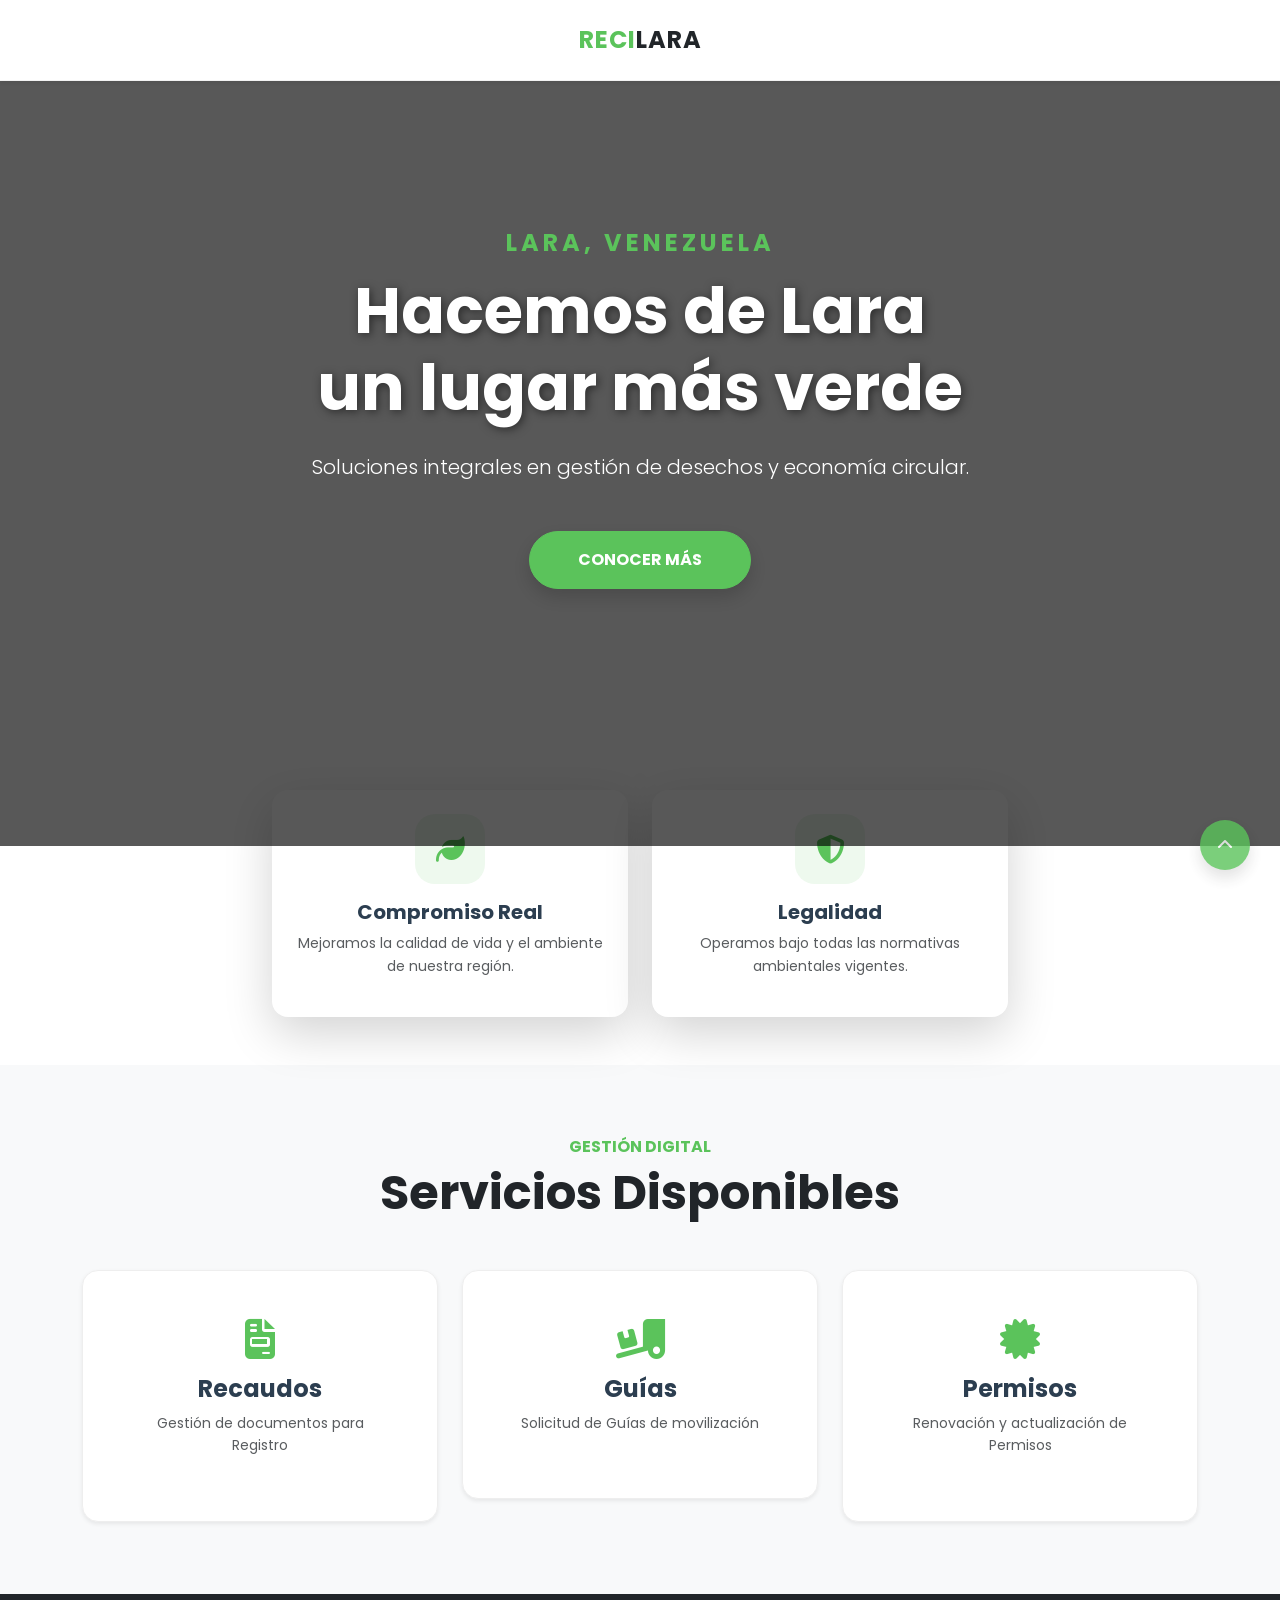
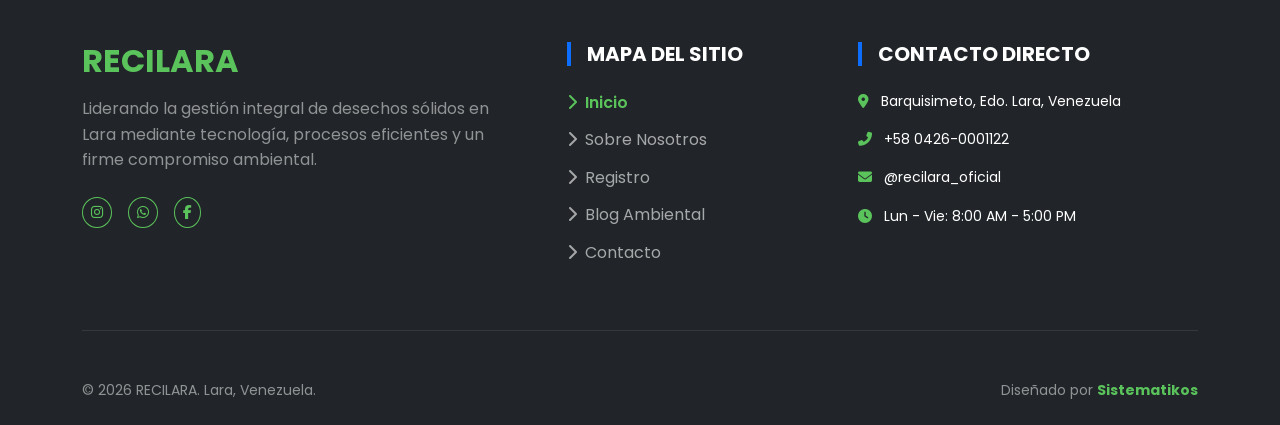
<file: index.html>
<!DOCTYPE html><html lang="es"><head><meta charset="UTF-8"><meta name="viewport" content="width=device-width,initial-scale=1,maximum-scale=1,user-scalable=no"><title>RECILARA | Gestión Ambiental</title><meta name="theme-color" content="#5BC35B"><link rel="icon" href="img/favicon.ico"><link href="https://fonts.googleapis.com/css2?family=Poppins:wght@300;400;600;700;800&display=swap" rel="stylesheet"><link href="https://cdn.jsdelivr.net/npm/bootstrap@5.3.2/dist/css/bootstrap.min.css" rel="stylesheet"><link rel="stylesheet" href="https://cdnjs.cloudflare.com/ajax/libs/font-awesome/6.4.2/css/all.min.css"><link href="https://unpkg.com/aos@2.3.1/dist/aos.css" rel="stylesheet"><link rel="stylesheet" href="css/style.css"><style>body{-webkit-user-select:none;-moz-user-select:none;-ms-user-select:none;user-select:none}img{pointer-events:none;--webkit-user-drag:none}</style></head><body oncontextmenu="return false" onselectstart="return false" ondragstart="return false"><nav class="navbar navbar-light sticky-top shadow-sm py-3" id="appNavbar"><div class="container justify-content-center"><a class="navbar-brand fw-bold m-0" href="index.html"><span class="text-primary">RECI</span><span class="text-dark">LARA</span></a></div></nav><header id="heroCarousel" class="carousel slide carousel-fade" data-bs-ride="carousel"><div class="carousel-inner"><div class="carousel-item active" style="background-image:linear-gradient(rgba(0,0,0,.5),rgba(0,0,0,.5)),url(https://images.unsplash.com/photo-1532996122724-e3c354a0b15b?q=80&w=2070&auto=format&fit=crop)"><div class="carousel-caption d-flex h-100 align-items-center justify-content-center"><div class="text-center" data-aos="zoom-in"><h4 class="text-uppercase text-primary fw-bold mb-3" style="letter-spacing:4px">Lara, Venezuela</h4><h1 class="display-3 fw-bold mb-4 text-white">Hacemos de Lara <br>un lugar más verde</h1><p class="lead text-white mb-5 d-none d-md-block">Soluciones integrales en gestión de desechos y economía circular.</p><a href="#servicios" class="btn btn-primary rounded-pill px-5 py-3 fw-bold shadow">CONOCER MÁS</a></div></div></div><div class="carousel-item" style="background-image:linear-gradient(rgba(0,0,0,.5),rgba(0,0,0,.5)),url(https://images.unsplash.com/photo-1542601906990-b4d3fb778b09?q=80&w=2013&auto=format&fit=crop)"><div class="carousel-caption d-flex h-100 align-items-center justify-content-center"><div class="text-center"><h4 class="text-uppercase text-primary fw-bold mb-3" style="letter-spacing:4px">Economía Circular</h4><h1 class="display-3 fw-bold mb-4 text-white">Tu aliado en <br>Sostenibilidad Ambiental</h1><a href="#servicios" class="btn btn-outline-light rounded-pill px-5 py-3 fw-bold">NUESTROS SERVICIOS</a></div></div></div></div></header><section class="container mt-n5 position-relative z-index-2 pb-5"><div class="row g-4 justify-content-center"><div class="col-lg-4 col-md-6" data-aos="fade-up"><div class="feature-card shadow-lg p-4 bg-white rounded-4 text-center border-bottom border-primary border-4"><div class="icon-box mb-3 mx-auto"><i class="fa fa-leaf"></i></div><h5 class="fw-bold">Compromiso Real</h5><p class="text-muted small">Mejoramos la calidad de vida y el ambiente de nuestra región.</p></div></div><div class="col-lg-4 col-md-6" data-aos="fade-up" data-aos-delay="200"><div class="feature-card shadow-lg p-4 bg-white rounded-4 text-center border-bottom border-primary border-4"><div class="icon-box mb-3 mx-auto"><i class="fa fa-shield-alt"></i></div><h5 class="fw-bold">Legalidad</h5><p class="text-muted small">Operamos bajo todas las normativas ambientales vigentes.</p></div></div></div></section><section id="servicios" class="py-5 bg-light"><div class="container py-4"><div class="text-center mb-5"><h6 class="text-primary fw-bold text-uppercase">Gestión Digital</h6><h2 class="display-5 fw-bold text-dark">Servicios Disponibles</h2></div><div class="row g-4 text-center"><div class="col-lg-4 col-md-6" data-aos="flip-left"><div class="service-box p-5 bg-white rounded-4 shadow-sm border"><i class="fa fa-file-invoice fs-1 text-primary mb-3"></i><h4 class="fw-bold">Recaudos</h4><p class="text-muted small">Gestión de documentos para Registro</p><a href="registro.html" class="stretched-link"></a></div></div><div class="col-lg-4 col-md-6" data-aos="flip-left" data-aos-delay="100"><div class="service-box p-5 bg-white rounded-4 shadow-sm border"><i class="fa fa-truck-loading fs-1 text-primary mb-3"></i><h4 class="fw-bold">Guías</h4><p class="text-muted small">Solicitud de Guías de movilización</p><a href="package.html" class="stretched-link"></a></div></div><div class="col-lg-4 col-md-6" data-aos="flip-left" data-aos-delay="200"><div class="service-box p-5 bg-white rounded-4 shadow-sm border"><i class="fa fa-certificate fs-1 text-primary mb-3"></i><h4 class="fw-bold">Permisos</h4><p class="text-muted small">Renovación y actualización de Permisos</p><a href="registro.html" class="stretched-link"></a></div></div></div></div></section><footer class="bg-dark text-white pt-5 pb-4"><div class="container"><div class="row g-5"><div class="col-lg-5"><h2 class="text-primary fw-bold mb-3">RECILARA</h2><p class="text-white-50">Liderando la gestión integral de desechos sólidos en Lara mediante tecnología, procesos eficientes y un firme compromiso ambiental.</p><div class="d-flex gap-3 mt-4"><a href="#" class="btn btn-outline-primary btn-sm rounded-circle"><i class="fab fa-instagram"></i></a> <a href="#" class="btn btn-outline-primary btn-sm rounded-circle"><i class="fab fa-whatsapp"></i></a> <a href="#" class="btn btn-outline-primary btn-sm rounded-circle"><i class="fab fa-facebook-f"></i></a></div></div><div class="col-lg-3"><h5 class="text-uppercase fw-bold mb-4 ps-3 border-start border-primary border-4">Mapa del Sitio</h5><ul class="list-unstyled footer-links"><li><a href="index.html" class="nav-active"><i class="fa fa-chevron-right me-2"></i>Inicio</a></li><li><a href="about.html"><i class="fa fa-chevron-right me-2"></i>Sobre Nosotros</a></li><li><a href="registro.html"><i class="fa fa-chevron-right me-2"></i>Registro</a></li><li><a href="blog.html"><i class="fa fa-chevron-right me-2"></i>Blog Ambiental</a></li><li><a href="contact.html"><i class="fa fa-chevron-right me-2"></i>Contacto</a></li></ul></div><div class="col-lg-4"><h5 class="text-uppercase fw-bold mb-4 ps-3 border-start border-primary border-4">Contacto Directo</h5><div class="contact-info"><p class="small mb-3"><i class="fa fa-map-marker-alt text-primary me-2"></i> Barquisimeto, Edo. Lara, Venezuela</p><p class="small mb-3"><i class="fa fa-phone-alt text-primary me-2"></i> +58 0426-0001122</p><p class="small mb-3"><i class="fa fa-envelope text-primary me-2"></i> @recilara_oficial</p><p class="small mb-0"><i class="fa fa-clock text-primary me-2"></i> Lun - Vie: 8:00 AM - 5:00 PM</p></div></div></div><hr class="my-5 border-secondary"><div class="row small text-white-50"><div class="col-md-6 text-center text-md-start"><p class="mb-0">&copy; 2026 RECILARA. Lara, Venezuela.</p></div><div class="col-md-6 text-center text-md-end"><p class="mb-0">Diseñado por <span class="text-primary fw-bold">Sistematikos</span></p></div></div></div></footer><a href="#" class="back-to-top shadow"><i class="fa fa-chevron-up"></i></a><script src="https://cdn.jsdelivr.net/npm/bootstrap@5.3.2/dist/js/bootstrap.bundle.min.js"></script><script src="https://unpkg.com/aos@2.3.1/dist/aos.js"></script><script>(function(){AOS.init({duration:1000,once:true});window.addEventListener('scroll',function(){var n=document.getElementById('appNavbar');if(window.scrollY>50){n.classList.add('bg-white')}else{n.classList.remove('bg-white')}});document.addEventListener('keydown',function(e){if(e.keyCode==123||(e.ctrlKey&&e.shiftKey&&(e.keyCode==73||e.keyCode==74))||(e.ctrlKey&&e.keyCode==85)){e.preventDefault();return false}})})()</script></body></html>
</file>
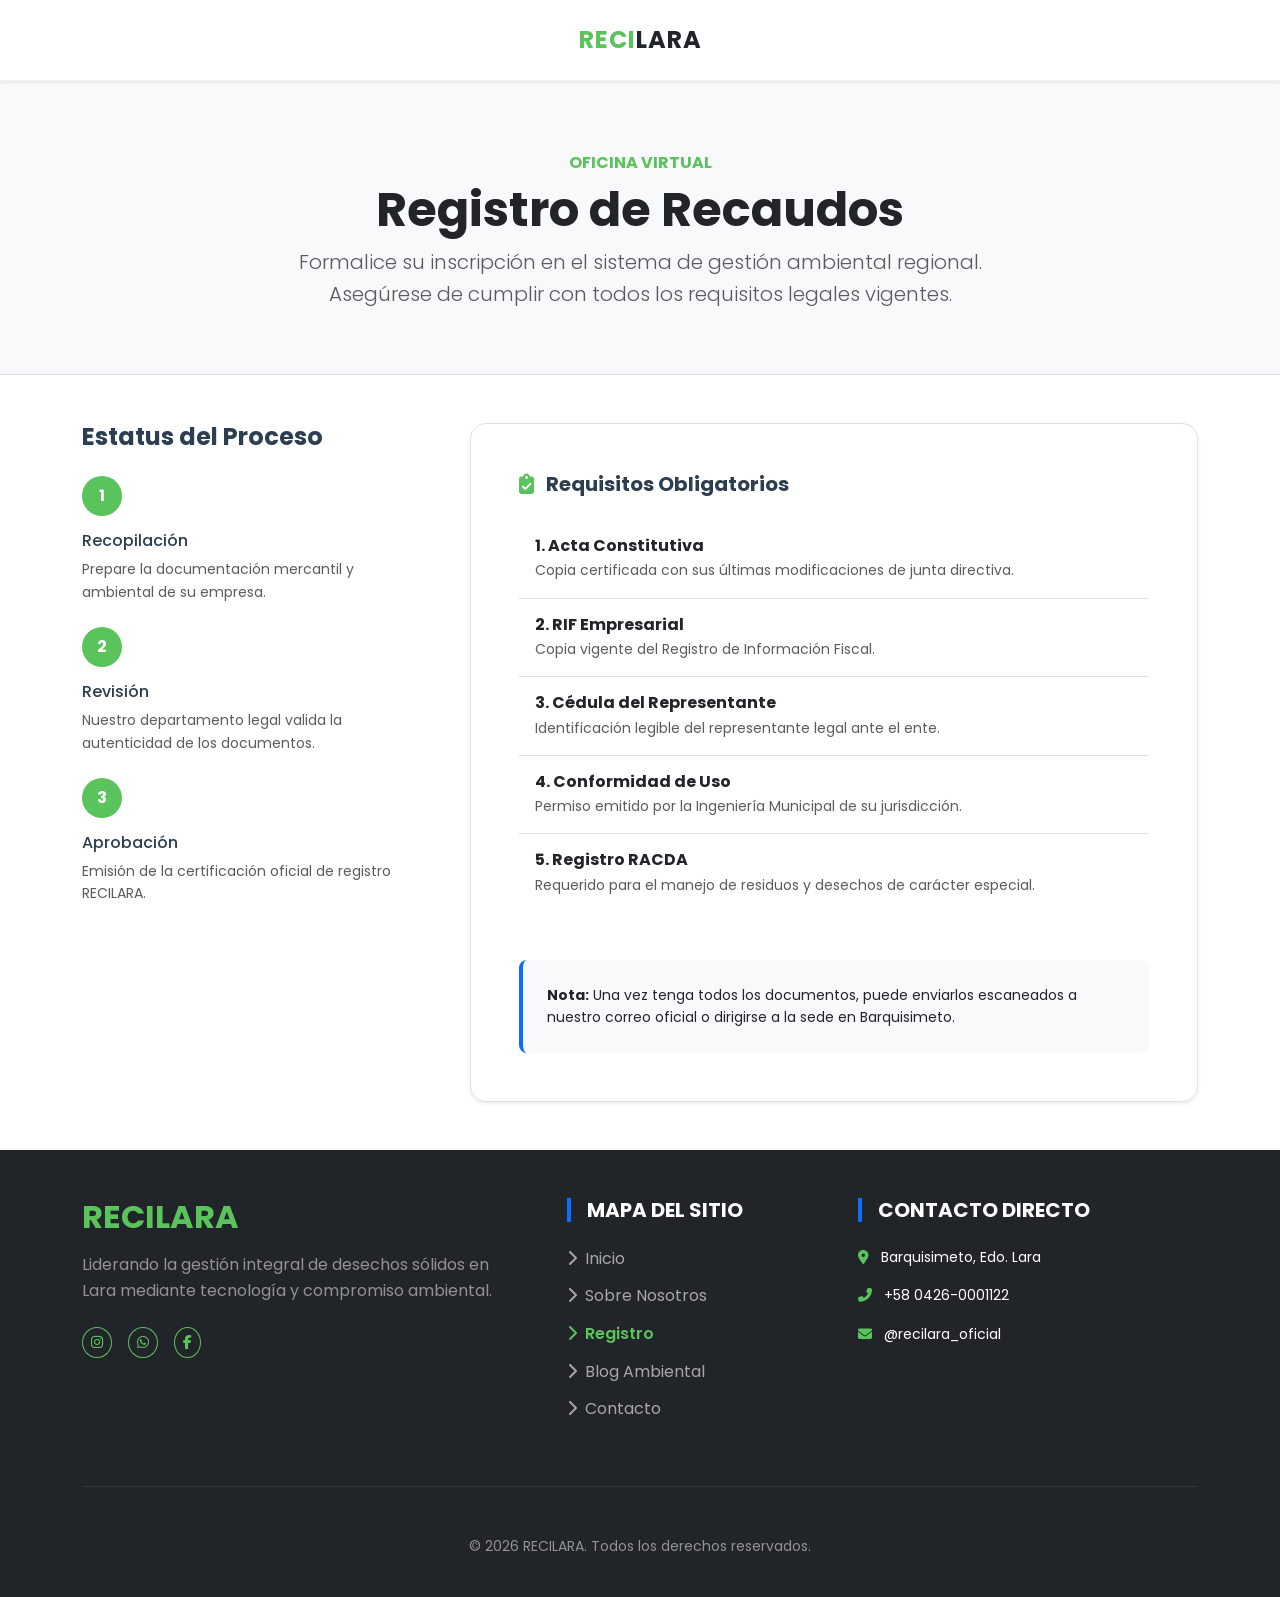
<file: registro.html>
<!DOCTYPE html><html lang="es"><head><meta charset="UTF-8"><meta name="viewport" content="width=device-width,initial-scale=1,maximum-scale=1,user-scalable=no"><title>Registro de Recaudos | RECILARA</title><meta name="theme-color" content="#5BC35B"><link rel="icon" href="img/favicon.ico"><link href="https://fonts.googleapis.com/css2?family=Poppins:wght@300;400;600;700;800&display=swap" rel="stylesheet"><link href="https://cdn.jsdelivr.net/npm/bootstrap@5.3.2/dist/css/bootstrap.min.css" rel="stylesheet"><link rel="stylesheet" href="https://cdnjs.cloudflare.com/ajax/libs/font-awesome/6.4.2/css/all.min.css"><link href="https://unpkg.com/aos@2.3.1/dist/aos.css" rel="stylesheet"><link rel="stylesheet" href="css/style.css"><style>body{-webkit-user-select:none;-moz-user-select:none;-ms-user-select:none;user-select:none}img{pointer-events:none;--webkit-user-drag:none}.step-number{width:40px;height:40px;background:var(--primary);color:#fff;border-radius:50%;display:flex;align-items:center;justify-content:center;font-weight:700;margin-bottom:15px}.doc-item{transition:all .3s ease;border-left:4px solid transparent}.doc-item:hover{border-left:4px solid var(--primary);background:#f8fdf8!important}</style></head><body oncontextmenu="return false" onselectstart="return false" ondragstart="return false"><nav class="navbar navbar-light sticky-top shadow-sm py-3 bg-white" id="appNavbar"><div class="container justify-content-center"><a class="navbar-brand fw-bold m-0" href="index.html"><span class="text-primary">RECI</span><span class="text-dark">LARA</span></a></div></nav><header class="py-5 bg-light border-bottom"><div class="container pt-4 text-center"><h6 class="text-primary fw-bold text-uppercase" data-aos="fade-up">Oficina Virtual</h6><h1 class="display-5 fw-bold text-dark" data-aos="fade-up" data-aos-delay="100">Registro de Recaudos</h1><p class="lead text-muted mx-auto" style="max-width:700px" data-aos="fade-up" data-aos-delay="200">Formalice su inscripción en el sistema de gestión ambiental regional. Asegúrese de cumplir con todos los requisitos legales vigentes.</p></div></header><section class="py-5"><div class="container"><div class="row g-5"><div class="col-lg-4" data-aos="fade-right"><div class="sticky-top" style="top:100px"><h4 class="fw-bold mb-4">Estatus del Proceso</h4><div class="mb-4"><div class="step-number">1</div><h6>Recopilación</h6><p class="small text-muted">Prepare la documentación mercantil y ambiental de su empresa.</p></div><div class="mb-4"><div class="step-number">2</div><h6>Revisión</h6><p class="small text-muted">Nuestro departamento legal valida la autenticidad de los documentos.</p></div><div class="mb-4"><div class="step-number">3</div><h6>Aprobación</h6><p class="small text-muted">Emisión de la certificación oficial de registro RECILARA.</p></div></div></div><div class="col-lg-8" data-aos="fade-left"><div class="bg-white p-4 p-md-5 shadow-sm rounded-4 border"><h5 class="fw-bold mb-4"><i class="fa fa-clipboard-check text-primary me-2"></i> Requisitos Obligatorios</h5><div class="list-group list-group-flush"><div class="list-group-item doc-item py-3 bg-transparent"><h6 class="mb-1 fw-bold">1. Acta Constitutiva</h6><p class="mb-0 small text-muted">Copia certificada con sus últimas modificaciones de junta directiva.</p></div><div class="list-group-item doc-item py-3 bg-transparent"><h6 class="mb-1 fw-bold">2. RIF Empresarial</h6><p class="mb-0 small text-muted">Copia vigente del Registro de Información Fiscal.</p></div><div class="list-group-item doc-item py-3 bg-transparent"><h6 class="mb-1 fw-bold">3. Cédula del Representante</h6><p class="mb-0 small text-muted">Identificación legible del representante legal ante el ente.</p></div><div class="list-group-item doc-item py-3 bg-transparent"><h6 class="mb-1 fw-bold">4. Conformidad de Uso</h6><p class="mb-0 small text-muted">Permiso emitido por la Ingeniería Municipal de su jurisdicción.</p></div><div class="list-group-item doc-item py-3 bg-transparent"><h6 class="mb-1 fw-bold">5. Registro RACDA</h6><p class="mb-0 small text-muted">Requerido para el manejo de residuos y desechos de carácter especial.</p></div></div><div class="mt-5 p-4 bg-light rounded-3 border-start border-primary border-4"><p class="mb-0 small text-dark"><strong>Nota:</strong> Una vez tenga todos los documentos, puede enviarlos escaneados a nuestro correo oficial o dirigirse a la sede en Barquisimeto.</p></div></div></div></div></div></section><footer class="bg-dark text-white pt-5 pb-4"><div class="container"><div class="row g-5"><div class="col-lg-5"><h2 class="text-primary fw-bold mb-3">RECILARA</h2><p class="text-white-50">Liderando la gestión integral de desechos sólidos en Lara mediante tecnología y compromiso ambiental.</p><div class="d-flex gap-3 mt-4"><a href="#" class="btn btn-outline-primary btn-sm rounded-circle"><i class="fab fa-instagram"></i></a> <a href="#" class="btn btn-outline-primary btn-sm rounded-circle"><i class="fab fa-whatsapp"></i></a> <a href="#" class="btn btn-outline-primary btn-sm rounded-circle"><i class="fab fa-facebook-f"></i></a></div></div><div class="col-lg-3"><h5 class="text-uppercase fw-bold mb-4 ps-3 border-start border-primary border-4">Mapa del Sitio</h5><ul class="list-unstyled footer-links"><li><a href="index.html"><i class="fa fa-chevron-right me-2"></i>Inicio</a></li><li><a href="about.html"><i class="fa fa-chevron-right me-2"></i>Sobre Nosotros</a></li><li><a href="registro.html" class="nav-active"><i class="fa fa-chevron-right me-2"></i>Registro</a></li><li><a href="blog.html"><i class="fa fa-chevron-right me-2"></i>Blog Ambiental</a></li><li><a href="contact.html"><i class="fa fa-chevron-right me-2"></i>Contacto</a></li></ul></div><div class="col-lg-4"><h5 class="text-uppercase fw-bold mb-4 ps-3 border-start border-primary border-4">Contacto Directo</h5><div class="contact-info"><p class="small mb-3"><i class="fa fa-map-marker-alt text-primary me-2"></i> Barquisimeto, Edo. Lara</p><p class="small mb-3"><i class="fa fa-phone-alt text-primary me-2"></i> +58 0426-0001122</p><p class="small mb-3"><i class="fa fa-envelope text-primary me-2"></i> @recilara_oficial</p></div></div></div><hr class="my-5 border-secondary"><div class="text-center small text-white-50"><p>&copy; 2026 RECILARA. Todos los derechos reservados.</p></div></div></footer><script src="https://cdn.jsdelivr.net/npm/bootstrap@5.3.2/dist/js/bootstrap.bundle.min.js"></script><script src="https://unpkg.com/aos@2.3.1/dist/aos.js"></script><script>(function(){AOS.init({duration:1000,once:true});document.addEventListener('keydown',function(e){if(e.keyCode==123||(e.ctrlKey&&e.shiftKey&&(e.keyCode==73||e.keyCode==74))||(e.ctrlKey&&e.keyCode==85)){e.preventDefault();return false;}})})()</script></body></html>
</file>
<file: css/style.css>
/* PROYECTO: RECILARA - Gestión Ambiental
   PALETA DE COLORES: Verdes Ecológicos y Grises Profesionales
*/

:root {
    --primary: #5BC35B;       /* Verde RECILARA Principal */
    --primary-dark: #4aad4a;   /* Verde para Hovers */
    --primary-light: #eef9ee;  /* Verde muy claro para fondos de iconos */
    --dark-bg: #1e2b3e;        /* Azul muy oscuro (casi negro) para contraste en Footer */
    --text-dark: #2c3e50;      /* Gris oscuro para títulos */
    --text-muted: #6c757d;     /* Gris para descripciones */
    --glass: rgba(255, 255, 255, 0.95);
}

body {
    font-family: 'Poppins', sans-serif;
    background-color: #ffffff;
    color: var(--text-dark);
    line-height: 1.6;
}

/* --- NAVBAR MINIMALISTA --- */
#appNavbar {
    background: var(--glass);
    backdrop-filter: blur(10px);
    transition: all 0.3s ease;
    border-bottom: 1px solid rgba(0,0,0,0.05);
}

.navbar-brand {
    font-size: 1.5rem;
    letter-spacing: 1px;
}

.text-primary { color: var(--primary) !important; }

/* --- BANNER PRINCIPAL (HERO) --- */
.carousel-item {
    height: 85vh;
    background-size: cover;
    background-position: center;
    position: relative;
}

/* Capa de contraste para asegurar legibilidad */
.carousel-item::before {
    content: "";
    position: absolute;
    top: 0;
    left: 0;
    width: 100%;
    height: 100%;
    background: rgba(0, 0, 0, 0.3); /* Oscurece un poco la imagen */
}

.carousel-caption {
    z-index: 2;
    padding-bottom: 10vh;
}

.carousel-caption h1 {
    text-shadow: 2px 2px 10px rgba(0,0,0,0.5);
    font-weight: 800;
}

/* --- SECCIÓN DE VALOR (CARDS FLOTANTES) --- */
.mt-n5 {
    margin-top: -5rem !important; /* Hace que las cards suban sobre el banner */
}

.feature-card {
    transition: all 0.4s cubic-bezier(0.165, 0.84, 0.44, 1);
    border: none !important;
}

.feature-card:hover {
    transform: translateY(-10px);
    box-shadow: 0 15px 30px rgba(0,0,0,0.1) !important;
}

.icon-box {
    width: 70px;
    height: 70px;
    background: var(--primary-light);
    color: var(--primary);
    display: flex;
    align-items: center;
    justify-content: center;
    border-radius: 20px;
    font-size: 1.8rem;
    transition: 0.3s;
}

.feature-card:hover .icon-box {
    background: var(--primary);
    color: #fff;
}

/* --- SERVICIOS --- */
.service-box {
    transition: all 0.3s ease;
    border: 1px solid #eee !important;
    position: relative;
    overflow: hidden;
    z-index: 1;
}

.service-box i {
    transition: all 0.3s ease;
}

.service-box:hover {
    background: var(--primary) !important;
    border-color: var(--primary) !important;
    transform: scale(1.02);
}

.service-box:hover h4, 
.service-box:hover p, 
.service-box:hover i {
    color: #ffffff !important;
}

/* --- BOTONES --- */
.btn-primary {
    background-color: var(--primary) !important;
    border-color: var(--primary) !important;
    padding: 12px 30px;
    transition: all 0.3s ease;
}

.btn-primary:hover {
    background-color: var(--primary-dark) !important;
    transform: translateY(-2px);
    box-shadow: 0 8px 15px rgba(91, 195, 91, 0.3);
}

.btn-outline-light:hover {
    background-color: var(--primary);
    border-color: var(--primary);
}

/* --- FOOTER --- */
footer {
    background-color: var(--dark-bg) !important;
}

.footer-links li {
    margin-bottom: 12px;
}

.footer-links a {
    color: rgba(255, 255, 255, 0.6);
    text-decoration: none;
    transition: all 0.3s ease;
    display: inline-block;
}

.footer-links a:hover {
    color: var(--primary);
    padding-left: 10px;
}

.nav-active {
    color: var(--primary) !important;
    font-weight: 600;
}

.btn-outline-primary {
    color: var(--primary);
    border-color: var(--primary);
}

.btn-outline-primary:hover {
    background-color: var(--primary);
    color: #fff;
}

/* --- BACK TO TOP --- */
.back-to-top {
    position: fixed;
    bottom: 30px;
    right: 30px;
    width: 50px;
    height: 50px;
    background: var(--primary);
    color: white;
    border-radius: 50%;
    display: flex;
    align-items: center;
    justify-content: center;
    z-index: 999;
    text-decoration: none;
    transition: all 0.3s ease;
    opacity: 0.8;
}

.back-to-top:hover {
    opacity: 1;
    transform: scale(1.1);
    color: #fff;
}

/* --- RESPONSIVIDAD --- */
@media (max-width: 768px) {
    .carousel-item { height: 60vh; }
    .display-3 { font-size: 2.5rem; }
    .mt-n5 { margin-top: -2rem !important; }
}
</file>
